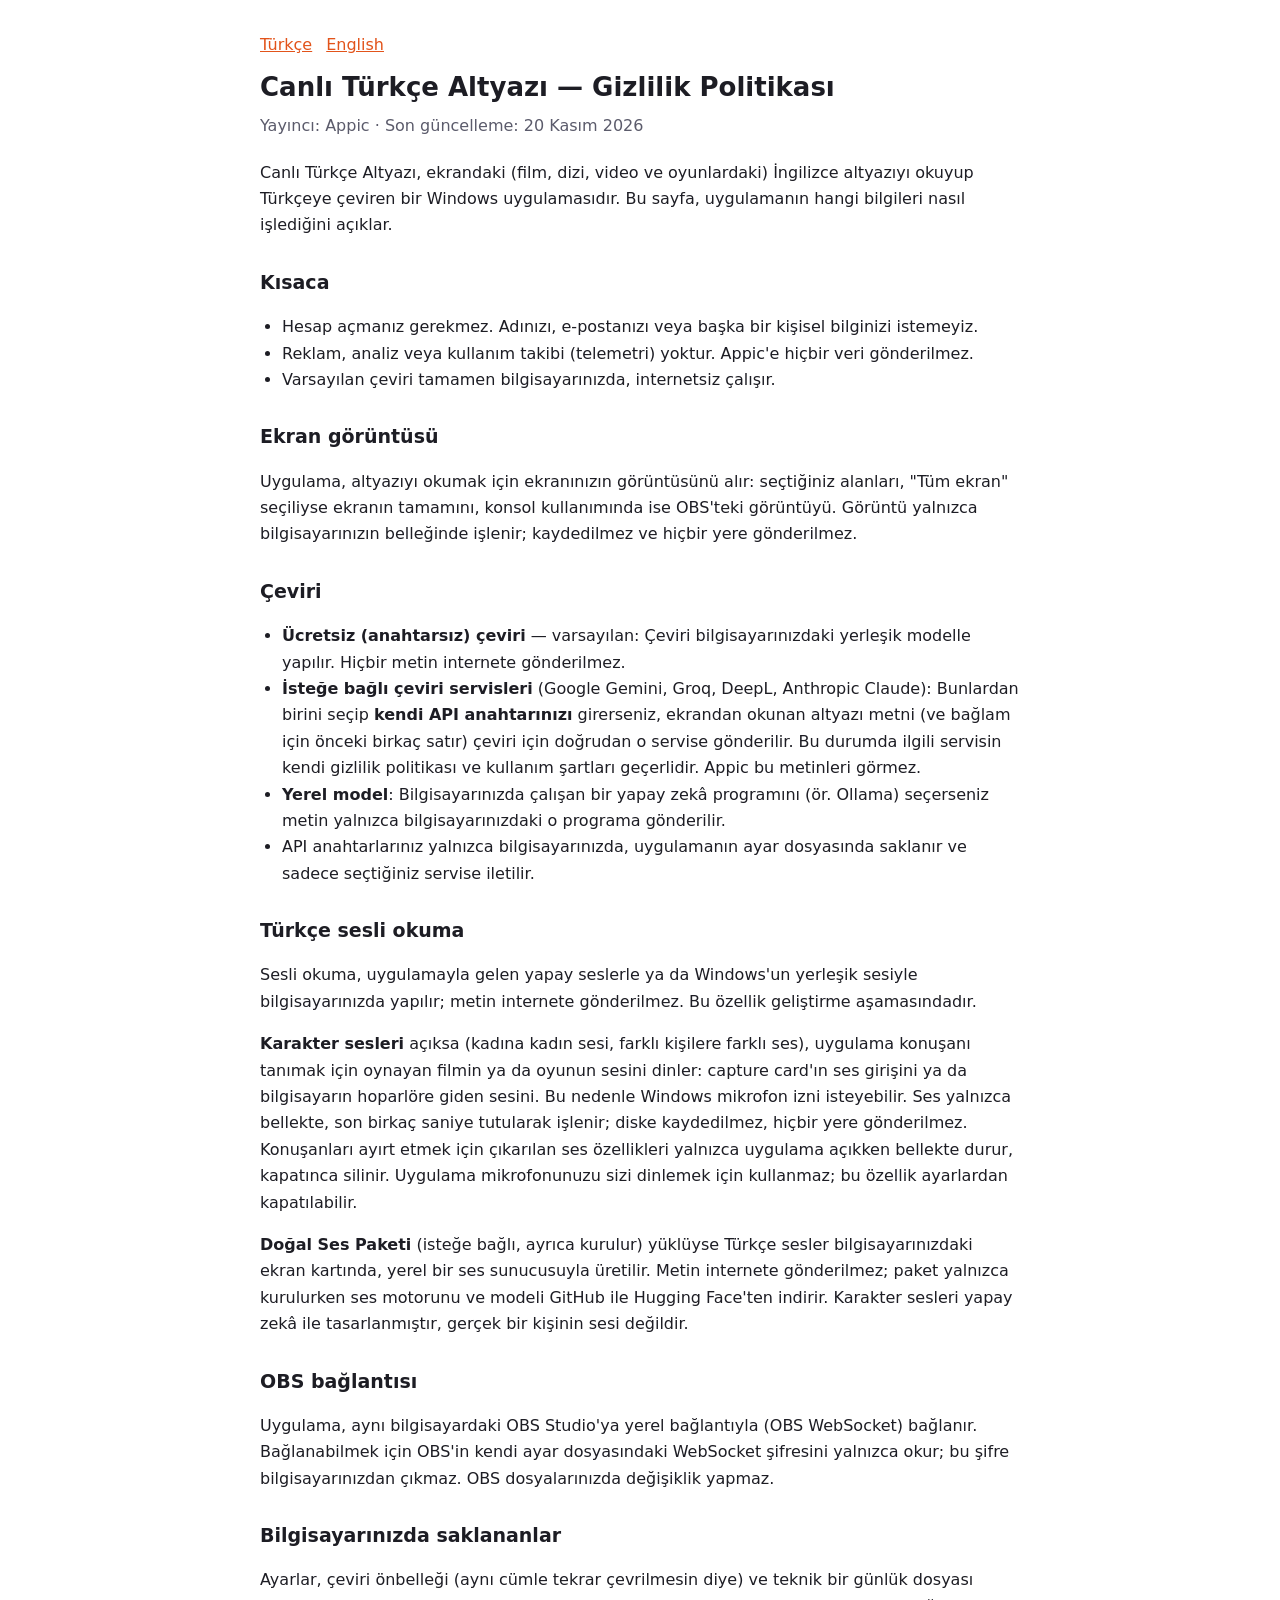
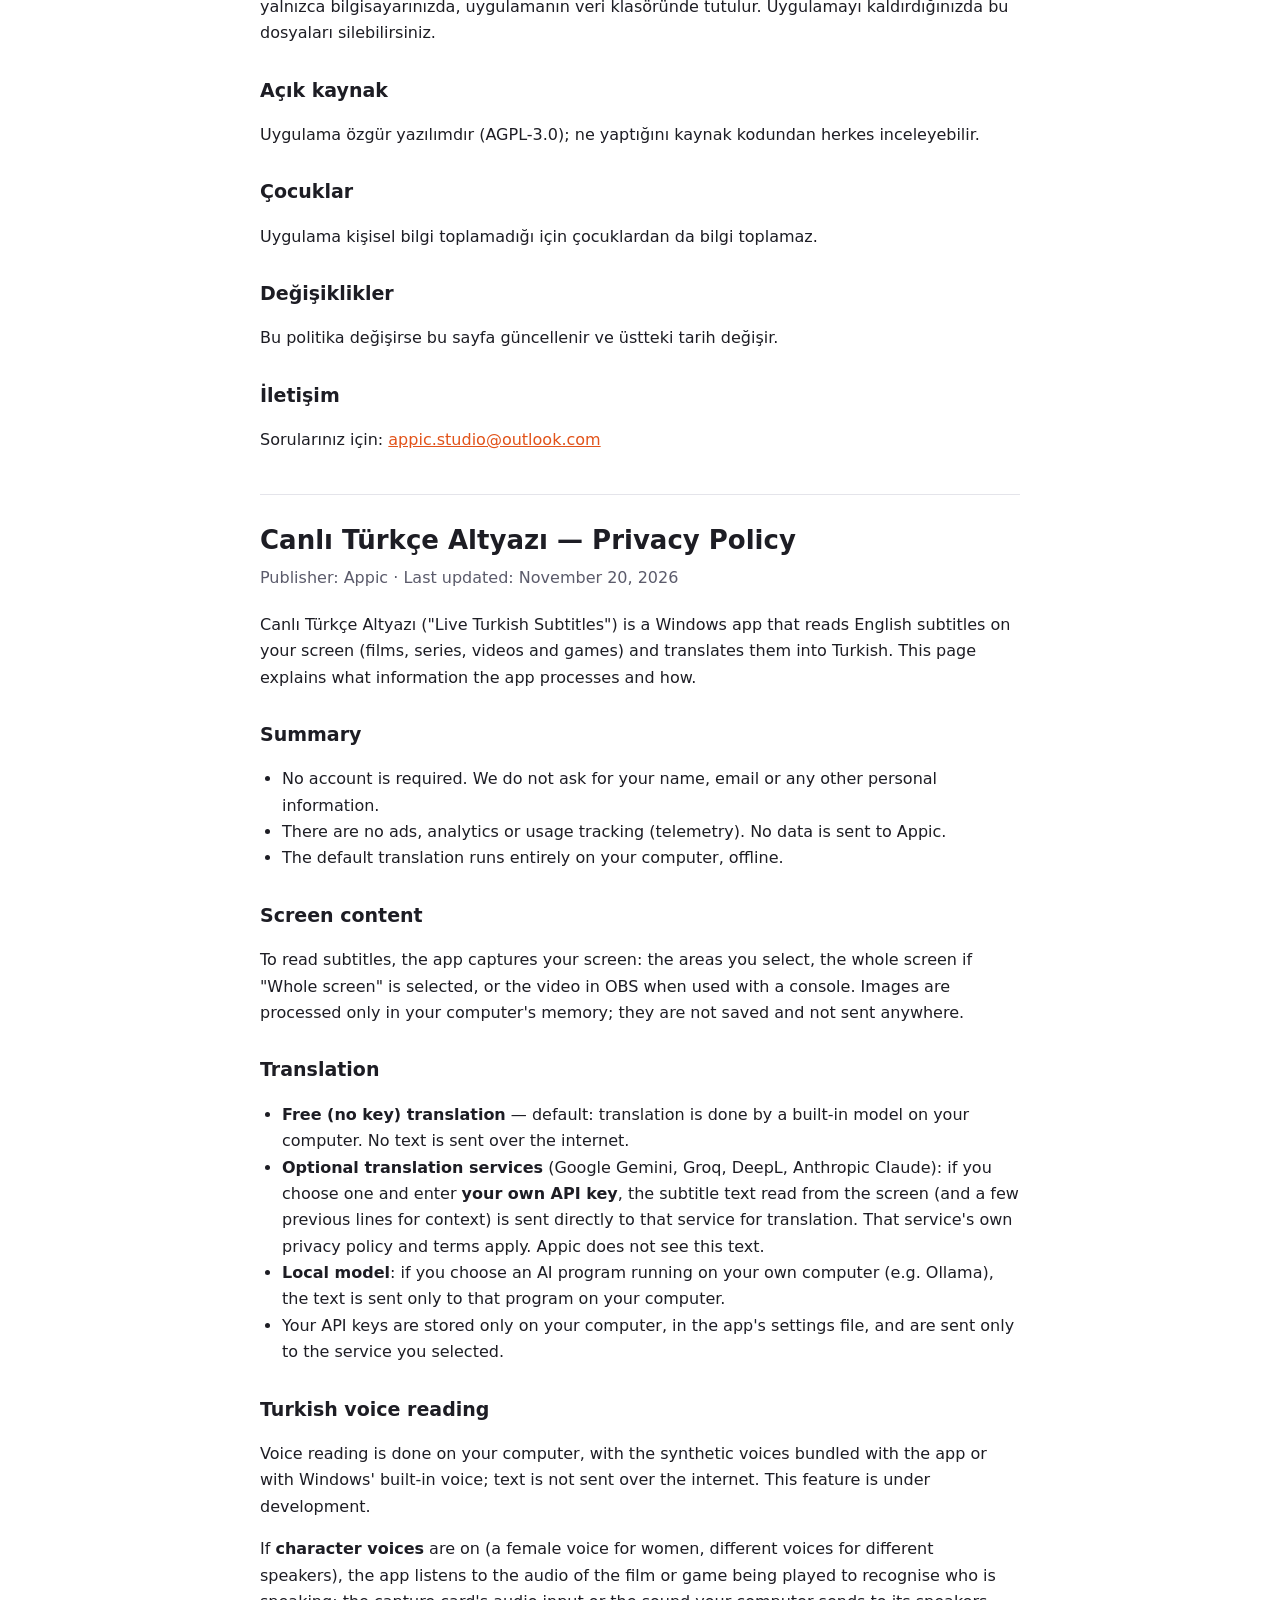
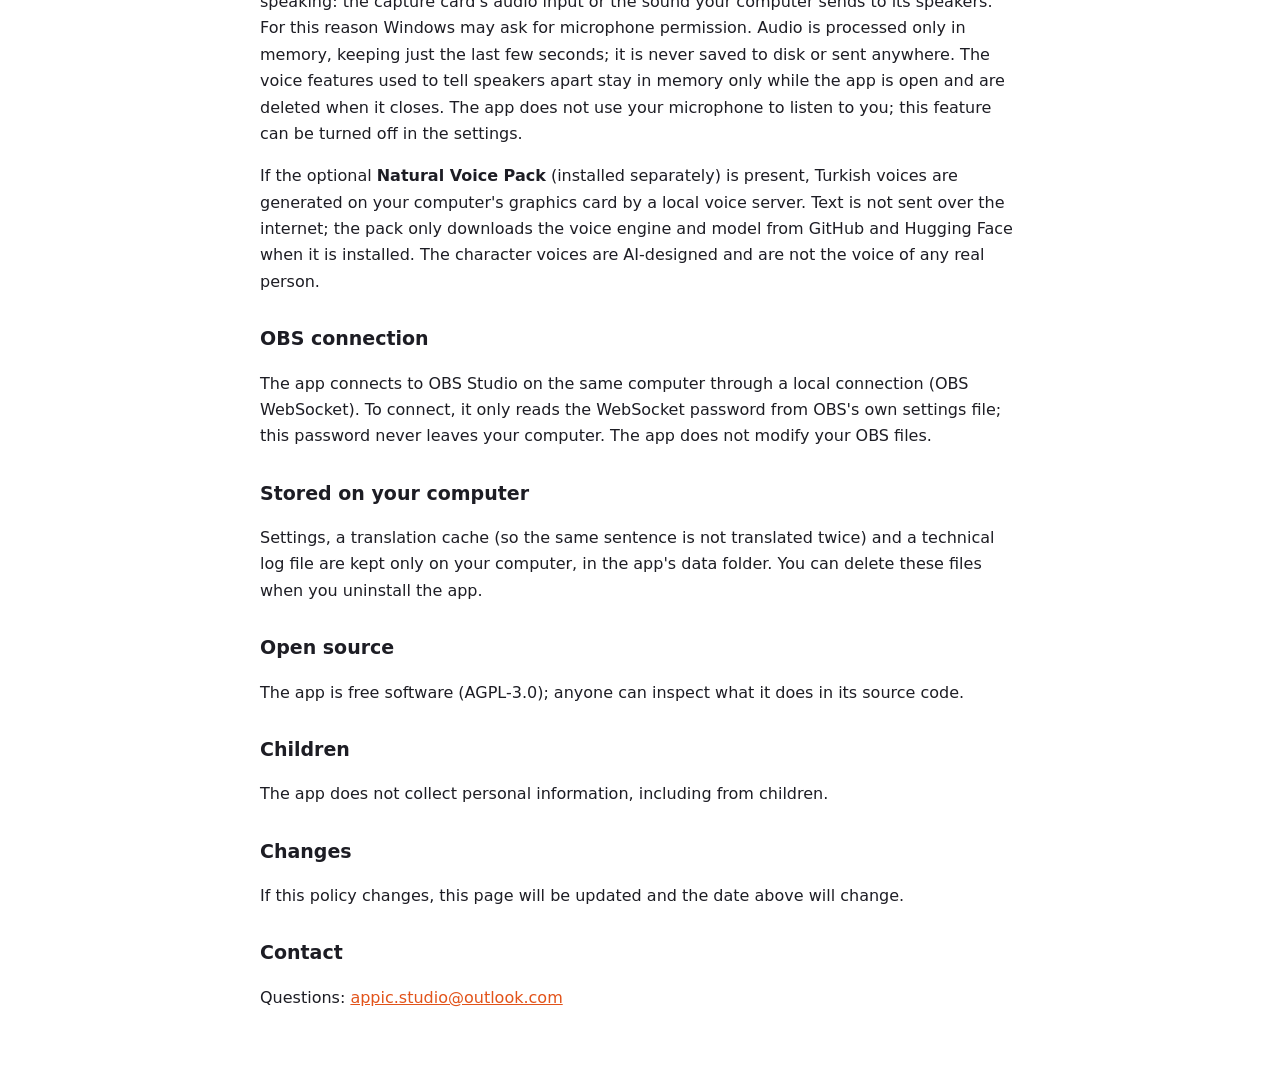
<file: magaza/gizlilik/index.html>
<!DOCTYPE html>
<html lang="tr">
<head>
<meta charset="utf-8">
<meta name="viewport" content="width=device-width, initial-scale=1">
<title>Canlı Türkçe Altyazı — Gizlilik Politikası / Privacy Policy</title>
<style>
  :root { --zemin: #ffffff; --yazi: #1d1d24; --soluk: #5b5b6b; --cizgi: #e4e4ea; --vurgu: #e2531a; }
  @media (prefers-color-scheme: dark) { :root { --zemin: #14141c; --yazi: #ececf2; --soluk: #a0a0b2; --cizgi: #2c2c38; --vurgu: #ff7a3d; } }
  body { margin: 0; background: var(--zemin); color: var(--yazi); font: 16px/1.65 "Segoe UI", system-ui, sans-serif; }
  main { max-width: 760px; margin: 0 auto; padding: 32px 16px 64px; }
  h1 { font-size: 26px; margin: 0 0 4px; }
  h2 { font-size: 19px; margin: 28px 0 6px; }
  .tarih { color: var(--soluk); margin: 0 0 20px; }
  .dil { display: flex; gap: 14px; margin-bottom: 8px; }
  a { color: var(--vurgu); }
  section + section { border-top: 1px solid var(--cizgi); margin-top: 40px; padding-top: 24px; }
  ul { padding-left: 22px; }
</style>
</head>
<body>
<main>
<div class="dil"><a href="#tr">Türkçe</a><a href="#en">English</a></div>

<section id="tr" lang="tr">
<h1>Canlı Türkçe Altyazı — Gizlilik Politikası</h1>
<p class="tarih">Yayıncı: Appic · Son güncelleme: 20 Kasım 2026</p>

<p>Canlı Türkçe Altyazı, ekrandaki (film, dizi, video ve oyunlardaki) İngilizce altyazıyı okuyup Türkçeye çeviren bir Windows uygulamasıdır. Bu sayfa, uygulamanın hangi bilgileri nasıl işlediğini açıklar.</p>

<h2>Kısaca</h2>
<ul>
  <li>Hesap açmanız gerekmez. Adınızı, e-postanızı veya başka bir kişisel bilginizi istemeyiz.</li>
  <li>Reklam, analiz veya kullanım takibi (telemetri) yoktur. Appic'e hiçbir veri gönderilmez.</li>
  <li>Varsayılan çeviri tamamen bilgisayarınızda, internetsiz çalışır.</li>
</ul>

<h2>Ekran görüntüsü</h2>
<p>Uygulama, altyazıyı okumak için ekranınızın görüntüsünü alır: seçtiğiniz alanları, "Tüm ekran" seçiliyse ekranın tamamını, konsol kullanımında ise OBS'teki görüntüyü. Görüntü yalnızca bilgisayarınızın belleğinde işlenir; kaydedilmez ve hiçbir yere gönderilmez.</p>

<h2>Çeviri</h2>
<ul>
  <li><b>Ücretsiz (anahtarsız) çeviri</b> — varsayılan: Çeviri bilgisayarınızdaki yerleşik modelle yapılır. Hiçbir metin internete gönderilmez.</li>
  <li><b>İsteğe bağlı çeviri servisleri</b> (Google Gemini, Groq, DeepL, Anthropic Claude): Bunlardan birini seçip <b>kendi API anahtarınızı</b> girerseniz, ekrandan okunan altyazı metni (ve bağlam için önceki birkaç satır) çeviri için doğrudan o servise gönderilir. Bu durumda ilgili servisin kendi gizlilik politikası ve kullanım şartları geçerlidir. Appic bu metinleri görmez.</li>
  <li><b>Yerel model</b>: Bilgisayarınızda çalışan bir yapay zekâ programını (ör. Ollama) seçerseniz metin yalnızca bilgisayarınızdaki o programa gönderilir.</li>
  <li>API anahtarlarınız yalnızca bilgisayarınızda, uygulamanın ayar dosyasında saklanır ve sadece seçtiğiniz servise iletilir.</li>
</ul>

<h2>Türkçe sesli okuma</h2>
<p>Sesli okuma, uygulamayla gelen yapay seslerle ya da Windows'un yerleşik sesiyle bilgisayarınızda yapılır; metin internete gönderilmez. Bu özellik geliştirme aşamasındadır.</p>
<p><b>Karakter sesleri</b> açıksa (kadına kadın sesi, farklı kişilere farklı ses), uygulama konuşanı tanımak için oynayan filmin ya da oyunun sesini dinler: capture card'ın ses girişini ya da bilgisayarın hoparlöre giden sesini. Bu nedenle Windows mikrofon izni isteyebilir. Ses yalnızca bellekte, son birkaç saniye tutularak işlenir; diske kaydedilmez, hiçbir yere gönderilmez. Konuşanları ayırt etmek için çıkarılan ses özellikleri yalnızca uygulama açıkken bellekte durur, kapatınca silinir. Uygulama mikrofonunuzu sizi dinlemek için kullanmaz; bu özellik ayarlardan kapatılabilir.</p>
<p><b>Doğal Ses Paketi</b> (isteğe bağlı, ayrıca kurulur) yüklüyse Türkçe sesler bilgisayarınızdaki ekran kartında, yerel bir ses sunucusuyla üretilir. Metin internete gönderilmez; paket yalnızca kurulurken ses motorunu ve modeli GitHub ile Hugging Face'ten indirir. Karakter sesleri yapay zekâ ile tasarlanmıştır, gerçek bir kişinin sesi değildir.</p>

<h2>OBS bağlantısı</h2>
<p>Uygulama, aynı bilgisayardaki OBS Studio'ya yerel bağlantıyla (OBS WebSocket) bağlanır. Bağlanabilmek için OBS'in kendi ayar dosyasındaki WebSocket şifresini yalnızca okur; bu şifre bilgisayarınızdan çıkmaz. OBS dosyalarınızda değişiklik yapmaz.</p>

<h2>Bilgisayarınızda saklananlar</h2>
<p>Ayarlar, çeviri önbelleği (aynı cümle tekrar çevrilmesin diye) ve teknik bir günlük dosyası yalnızca bilgisayarınızda, uygulamanın veri klasöründe tutulur. Uygulamayı kaldırdığınızda bu dosyaları silebilirsiniz.</p>

<h2>Açık kaynak</h2>
<p>Uygulama özgür yazılımdır (AGPL-3.0); ne yaptığını kaynak kodundan herkes inceleyebilir.</p>

<h2>Çocuklar</h2>
<p>Uygulama kişisel bilgi toplamadığı için çocuklardan da bilgi toplamaz.</p>

<h2>Değişiklikler</h2>
<p>Bu politika değişirse bu sayfa güncellenir ve üstteki tarih değişir.</p>

<h2>İletişim</h2>
<p>Sorularınız için: <a href="mailto:appic.studio@outlook.com">appic.studio@outlook.com</a></p>
</section>

<section id="en" lang="en">
<h1>Canlı Türkçe Altyazı — Privacy Policy</h1>
<p class="tarih">Publisher: Appic · Last updated: November 20, 2026</p>

<p>Canlı Türkçe Altyazı ("Live Turkish Subtitles") is a Windows app that reads English subtitles on your screen (films, series, videos and games) and translates them into Turkish. This page explains what information the app processes and how.</p>

<h2>Summary</h2>
<ul>
  <li>No account is required. We do not ask for your name, email or any other personal information.</li>
  <li>There are no ads, analytics or usage tracking (telemetry). No data is sent to Appic.</li>
  <li>The default translation runs entirely on your computer, offline.</li>
</ul>

<h2>Screen content</h2>
<p>To read subtitles, the app captures your screen: the areas you select, the whole screen if "Whole screen" is selected, or the video in OBS when used with a console. Images are processed only in your computer's memory; they are not saved and not sent anywhere.</p>

<h2>Translation</h2>
<ul>
  <li><b>Free (no key) translation</b> — default: translation is done by a built-in model on your computer. No text is sent over the internet.</li>
  <li><b>Optional translation services</b> (Google Gemini, Groq, DeepL, Anthropic Claude): if you choose one and enter <b>your own API key</b>, the subtitle text read from the screen (and a few previous lines for context) is sent directly to that service for translation. That service's own privacy policy and terms apply. Appic does not see this text.</li>
  <li><b>Local model</b>: if you choose an AI program running on your own computer (e.g. Ollama), the text is sent only to that program on your computer.</li>
  <li>Your API keys are stored only on your computer, in the app's settings file, and are sent only to the service you selected.</li>
</ul>

<h2>Turkish voice reading</h2>
<p>Voice reading is done on your computer, with the synthetic voices bundled with the app or with Windows' built-in voice; text is not sent over the internet. This feature is under development.</p>
<p>If <b>character voices</b> are on (a female voice for women, different voices for different speakers), the app listens to the audio of the film or game being played to recognise who is speaking: the capture card's audio input or the sound your computer sends to its speakers. For this reason Windows may ask for microphone permission. Audio is processed only in memory, keeping just the last few seconds; it is never saved to disk or sent anywhere. The voice features used to tell speakers apart stay in memory only while the app is open and are deleted when it closes. The app does not use your microphone to listen to you; this feature can be turned off in the settings.</p>
<p>If the optional <b>Natural Voice Pack</b> (installed separately) is present, Turkish voices are generated on your computer's graphics card by a local voice server. Text is not sent over the internet; the pack only downloads the voice engine and model from GitHub and Hugging Face when it is installed. The character voices are AI-designed and are not the voice of any real person.</p>

<h2>OBS connection</h2>
<p>The app connects to OBS Studio on the same computer through a local connection (OBS WebSocket). To connect, it only reads the WebSocket password from OBS's own settings file; this password never leaves your computer. The app does not modify your OBS files.</p>

<h2>Stored on your computer</h2>
<p>Settings, a translation cache (so the same sentence is not translated twice) and a technical log file are kept only on your computer, in the app's data folder. You can delete these files when you uninstall the app.</p>

<h2>Open source</h2>
<p>The app is free software (AGPL-3.0); anyone can inspect what it does in its source code.</p>

<h2>Children</h2>
<p>The app does not collect personal information, including from children.</p>

<h2>Changes</h2>
<p>If this policy changes, this page will be updated and the date above will change.</p>

<h2>Contact</h2>
<p>Questions: <a href="mailto:appic.studio@outlook.com">appic.studio@outlook.com</a></p>
</section>
</main>
</body>
</html>
</file>
